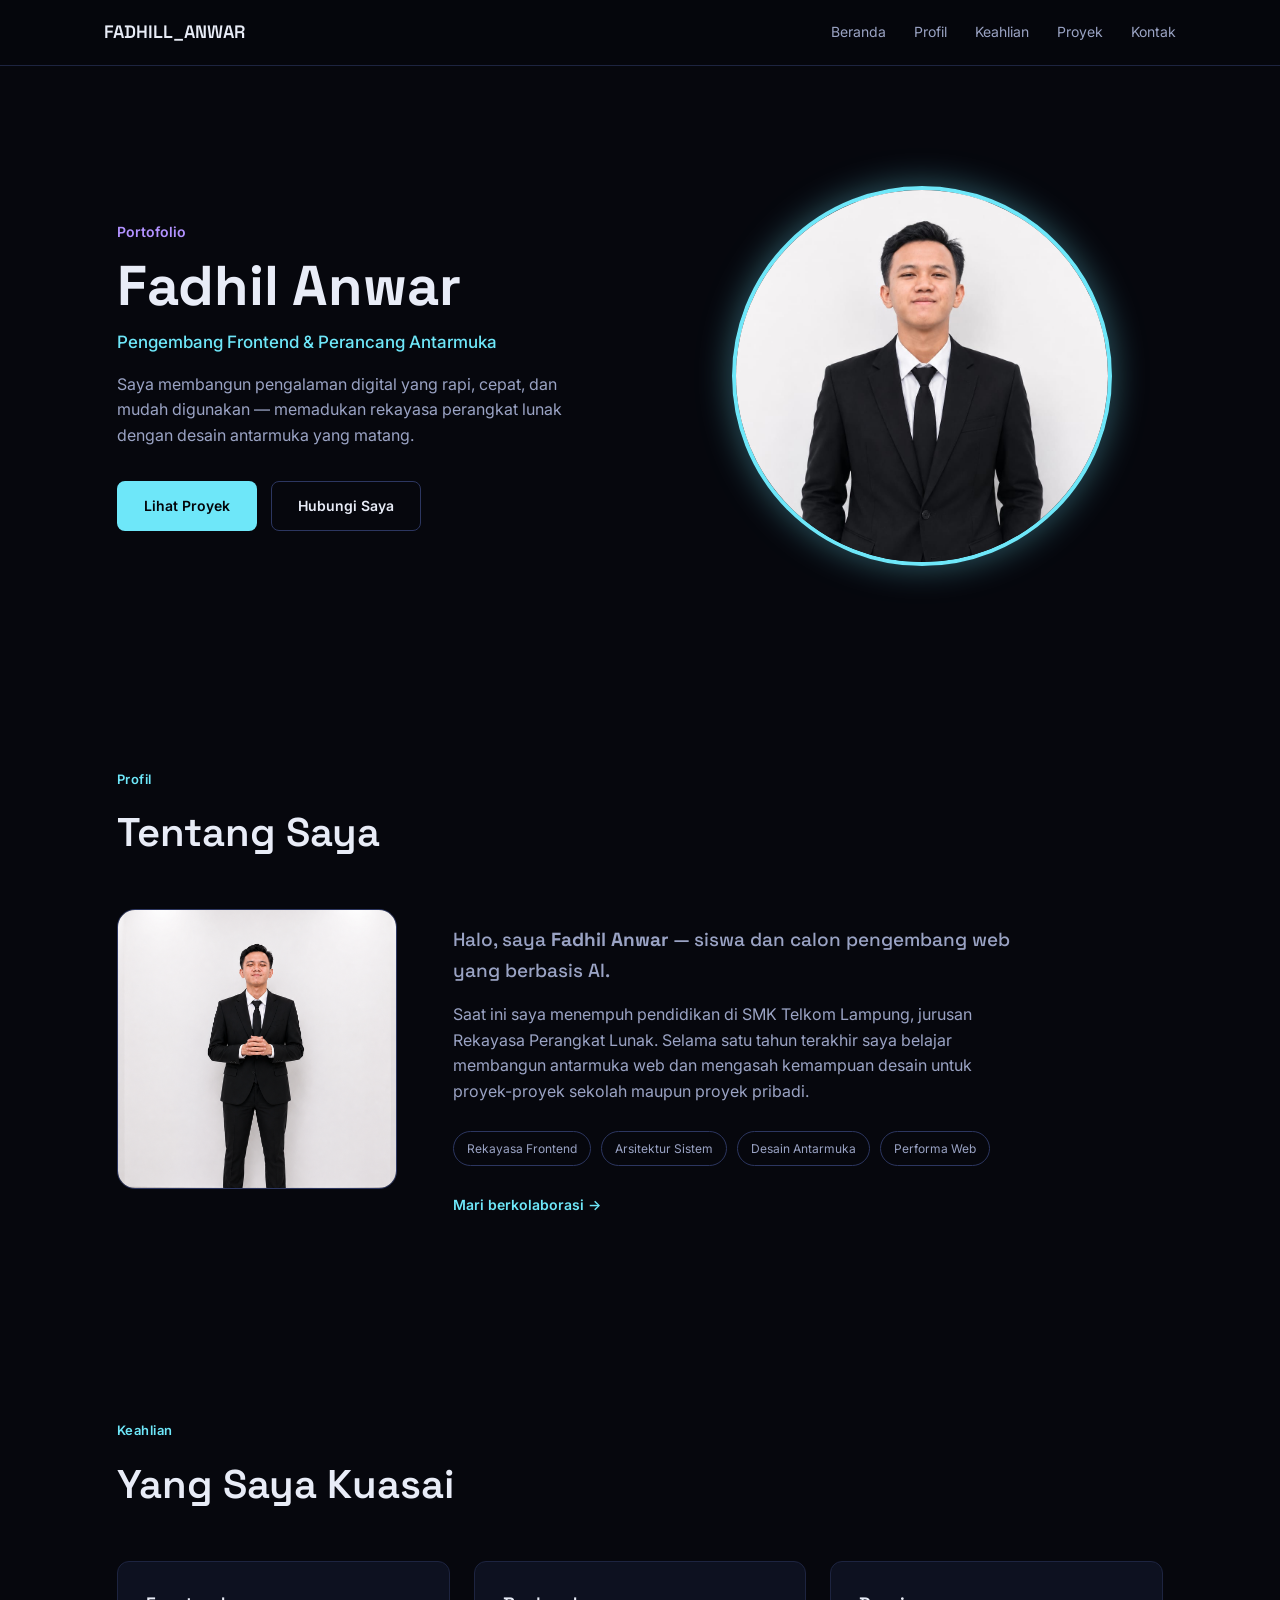
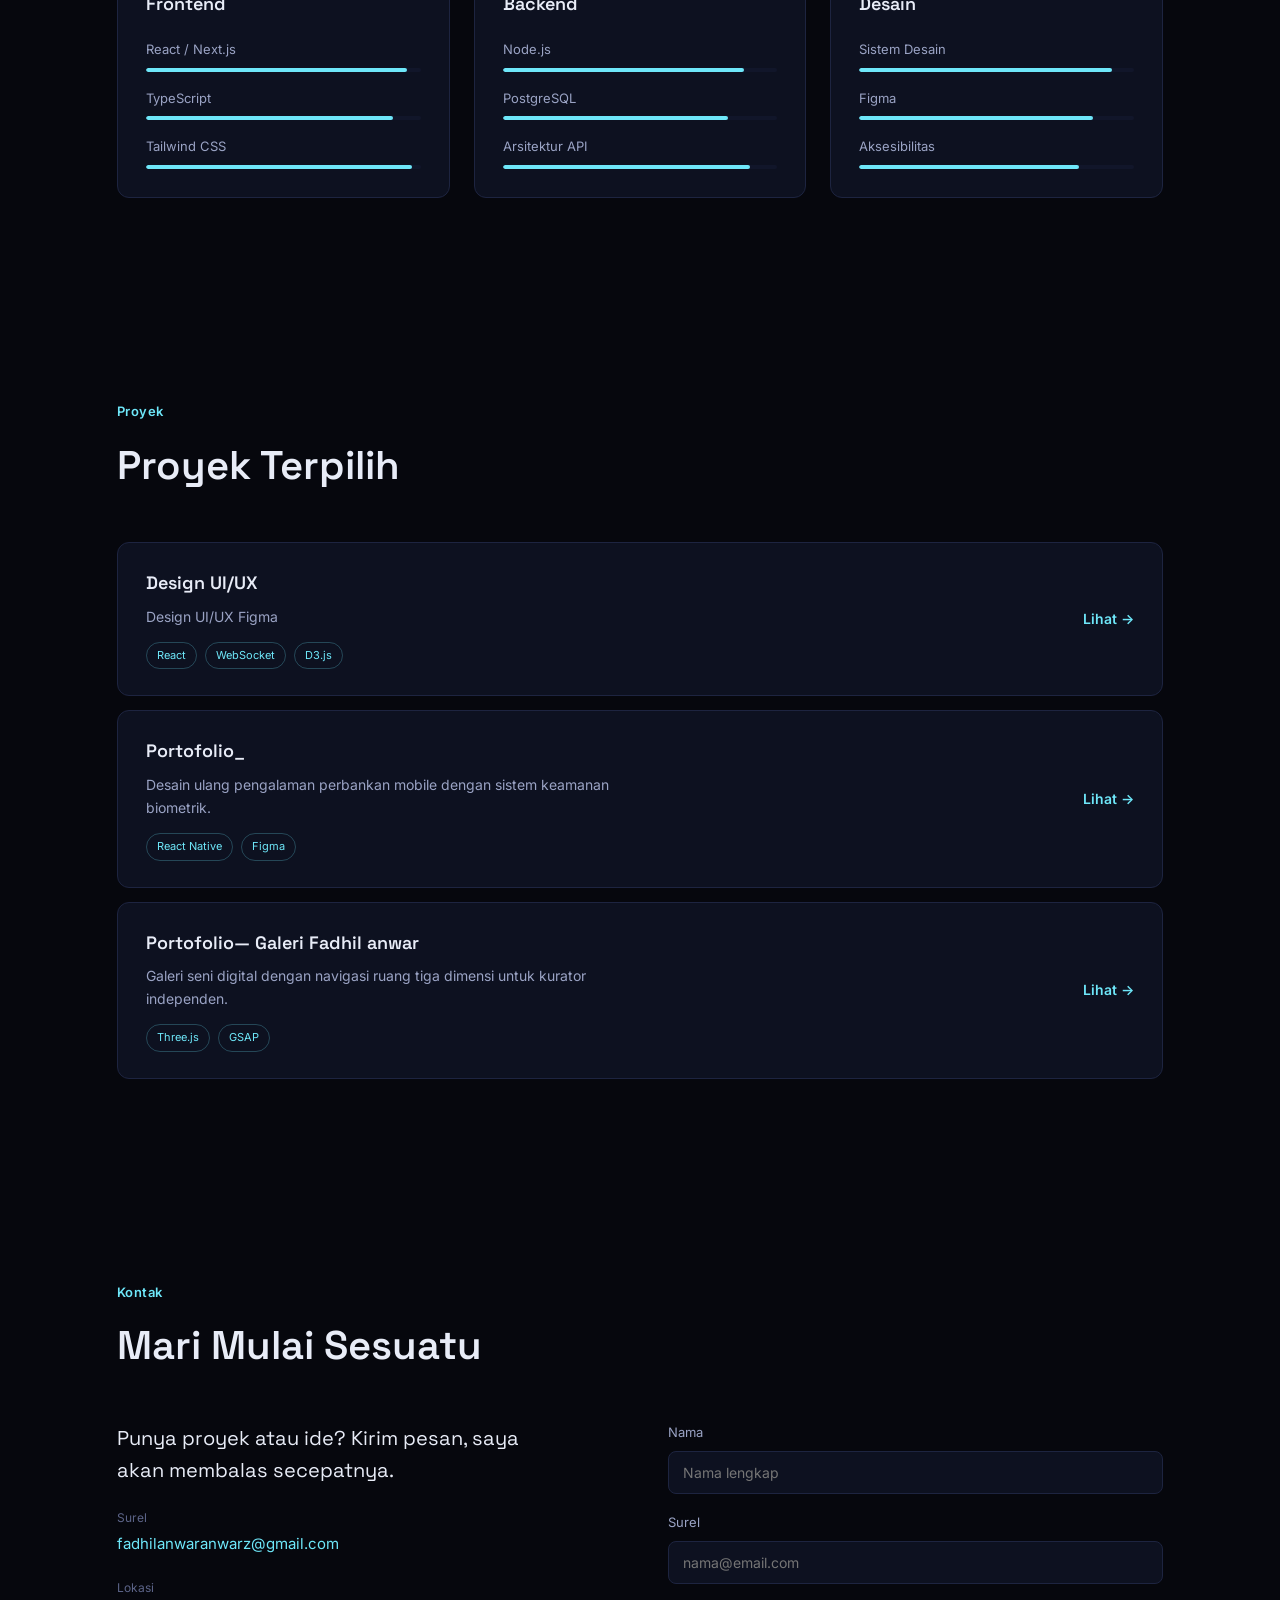
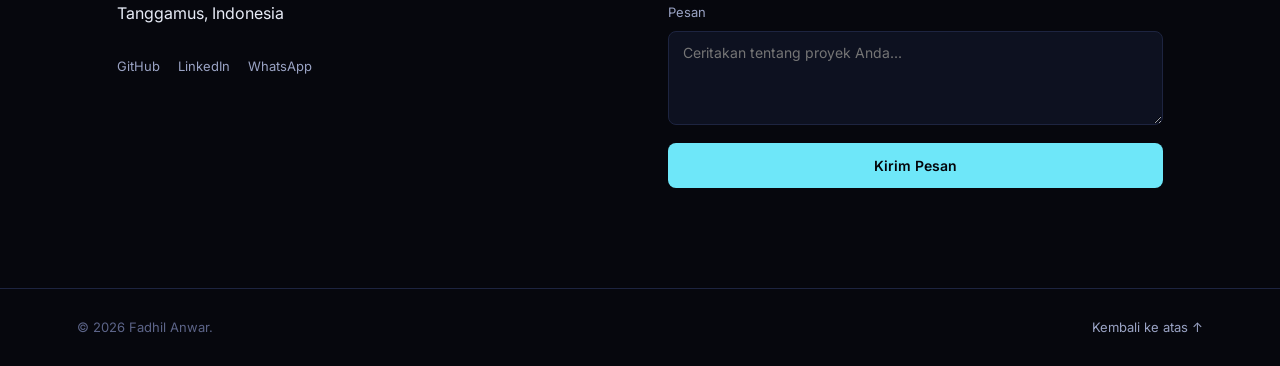
<file: index.html>
<!DOCTYPE html>
<html lang="id">

<head>
    <meta charset="UTF-8">
    <meta name="viewport" content="width=device-width, initial-scale=1.0">

    <title>Ahmad Fadhil Anwar | Personal Portfolio</title>

    <meta name="description" content="Website resmi Ahmad Fadhil Anwar, siswa SMK Telkom Lampung jurusan Rekayasa Perangkat Lunak yang tertarik pada pengembangan website dan teknologi.">

    <meta name="keywords" content="Ahmad Fadhil Anwar, Fadhil Anwar, Portofolio Fadhil, Web Developer, SMK Telkom Lampung">

    <meta name="author" content="Ahmad Fadhil Anwar">
    <meta name="robots" content="index, follow">
    
<meta name="google-site-verification" content="P071rEpoJeCuO-eIPDxmEzIc7PWLUj69qM0XwxRcc24" />


    <meta property="og:type" content="website">
    <meta property="og:title" content="Ahmad Fadhil Anwar | Personal Portfolio">
    <meta property="og:description" content="Kenali Ahmad Fadhil Anwar melalui website portofolio pribadi.">
    <meta property="og:url" content="https://portofolio-fadhil-anwar.vercel.app/">

    <link rel="preconnect" href="https://fonts.googleapis.com">
    <link href="https://fonts.googleapis.com/css2?family=Space+Grotesk:wght@500;600;700&family=Inter:wght@400;500;600&display=swap" rel="stylesheet">

    <link rel="stylesheet" href="style.css">
    <meta name="google-site-verification" content="P071rEpoJeCuO-eIPDxmEzIc7PWLUj69qM0XwxRcc24" />
</head>

<body>

<header class="navbar" id="navbar">
  <div class="nav-inner">
    <a href="#home" class="nav-logo">FADHILL_ANWAR</a>
    <nav class="nav-links" id="navLinks">
      <a href="#home" class="nav-link">Beranda</a>
      <a href="#about" class="nav-link">Profil</a>
      <a href="#skills" class="nav-link">Keahlian</a>
      <a href="#projects" class="nav-link">Proyek</a>
      <a href="#contact" class="nav-link">Kontak</a>
    </nav>
    <button class="nav-toggle" id="navToggle" aria-label="Buka menu">
      <span></span><span></span><span></span>
    </button>
  </div>
</header>

<section class="hero" id="home">
    <div class="hero-inner">

        <div class="hero-left">
            <p class="hero-eyebrow">Portofolio</p>

            <h1 class="hero-title">Fadhil Anwar</h1>

            <p class="hero-role">
                Pengembang Frontend & Perancang Antarmuka
            </p>

            <p class="hero-desc">
                Saya membangun pengalaman digital yang rapi, cepat, dan mudah digunakan —
                memadukan rekayasa perangkat lunak dengan desain antarmuka yang matang.
            </p>

            <div class="hero-actions">
                <a href="#projects" class="btn btn-primary">Lihat Proyek</a>
                <a href="#contact" class="btn btn-ghost">Hubungi Saya</a>
            </div>
        </div>

        <div class="hero-right">
            <div class="hero-photo">
                <img src="foto jas.jpeg" alt="Foto Fadhil">
            </div>
        </div>

    </div>
</section>

<section class="about" id="about">
  <div class="section-head">
    <span class="section-idx">Profil</span>
    <h2>Tentang Saya</h2>
  </div>
  <div class="about-grid">
    <div class="about-visual">
      <div class="photo-frame">
        <img class="id-photo" src="ChatGPT Image 23 Jul 2026, 08.46.31.png" alt="Foto profil Fadhil Anwar"
             onerror="this.style.display='none'; this.nextElementSibling.style.display='flex';">
        <div class="id-photo-fallback"><span>FA</span></div>
      </div>
    </div>
    <div class="about-content">
      <p class="about-lead">
        Halo, saya <strong>Fadhil Anwar</strong> — siswa dan calon pengembang web
        yang berbasis AI.
      </p>
      <p>
        Saat ini saya menempuh pendidikan di SMK Telkom Lampung, jurusan Rekayasa
        Perangkat Lunak. Selama satu tahun terakhir saya belajar membangun
        antarmuka web dan mengasah kemampuan desain untuk proyek-proyek sekolah
        maupun proyek pribadi.
      </p>
      <div class="about-tags">
        <span class="tag">Rekayasa Frontend</span>
        <span class="tag">Arsitektur Sistem</span>
        <span class="tag">Desain Antarmuka</span>
        <span class="tag">Performa Web</span>
      </div>
      <a href="#contact" class="text-link">Mari berkolaborasi →</a>
    </div>
  </div>
</section>

<section class="skills" id="skills">
  <div class="section-head">
    <span class="section-idx">Keahlian</span>
    <h2>Yang Saya Kuasai</h2>
  </div>
  <div class="skills-grid">

    <div class="skill-block">
      <h3>Frontend</h3>
      <ul class="skill-list">
        <li><span>React / Next.js</span><div class="bar"><i style="width:95%"></i></div></li>
        <li><span>TypeScript</span><div class="bar"><i style="width:90%"></i></div></li>
        <li><span>Tailwind CSS</span><div class="bar"><i style="width:97%"></i></div></li>
      </ul>
    </div>

    <div class="skill-block">
      <h3>Backend</h3>
      <ul class="skill-list">
        <li><span>Node.js</span><div class="bar"><i style="width:88%"></i></div></li>
        <li><span>PostgreSQL</span><div class="bar"><i style="width:82%"></i></div></li>
        <li><span>Arsitektur API</span><div class="bar"><i style="width:90%"></i></div></li>
      </ul>
    </div>

    <div class="skill-block">
      <h3>Desain</h3>
      <ul class="skill-list">
        <li><span>Sistem Desain</span><div class="bar"><i style="width:92%"></i></div></li>
        <li><span>Figma</span><div class="bar"><i style="width:85%"></i></div></li>
        <li><span>Aksesibilitas</span><div class="bar"><i style="width:80%"></i></div></li>
      </ul>
    </div>

  </div>
</section>

<section class="projects" id="projects">
  <div class="section-head">
    <span class="section-idx">Proyek</span>
    <h2>Proyek Terpilih</h2>
  </div>
  <div class="projects-list">

    <article class="project-card">
      <div class="project-info">
        <h3>Design UI/UX</h3>
        <p>Design UI/UX Figma</p>
      
        <div class="project-tags"><span>React</span><span>WebSocket</span><span>D3.js</span></div>
      </div>
      <a href="https://fadhilanwaranwarz-hue.github.io/UKK_LVL/
        " class="project-link">Lihat →</a>
    </article>

    <article class="project-card">
      <div class="project-info">
        <h3>Portofolio_</h3>
        <p>Desain ulang pengalaman perbankan mobile dengan sistem keamanan biometrik.</p>
        <div class="project-tags"><span>React Native</span><span>Figma</span></div>
      </div>
      <a href=" https://fadhilanwaranwarz-hue.github.io/porto_folio2/" class="project-link">Lihat →</a>
    </article>

    <article class="project-card">
      <div class="project-info">
        <h3>Portofolio— Galeri Fadhil anwar</h3>
        <p>Galeri seni digital dengan navigasi ruang tiga dimensi untuk kurator independen.</p>
        <div class="project-tags"><span>Three.js</span><span>GSAP</span></div>
      </div>
      <a href=" https://fadhilanwaranwarz-hue.github.io/UKK_lvl2/" class="project-link">Lihat →</a>
    </article>

  </div>
</section>

<section class="contact" id="contact">
  <div class="contact-inner">
    <div class="section-head">
      <span class="section-idx">Kontak</span>
      <h2>Mari Mulai Sesuatu</h2>
    </div>
    <div class="contact-grid">
      <div class="contact-info">
        <p class="contact-lead">Punya proyek atau ide? Kirim pesan, saya akan membalas secepatnya.</p>
        <div class="contact-detail">
          <span class="cd-label">Surel</span>
          <a href="mailto:fadhilanwaranwarz@gmail.com">fadhilanwaranwarz@gmail.com</a>
        </div>
        <div class="contact-detail">
          <span class="cd-label">Lokasi</span>
          <span>Tanggamus, Indonesia</span>
        </div>
        <div class="contact-socials">
          <a href="https://github.com/fadhilanwaranwarz-hue">GitHub</a>
          <a href="#">LinkedIn</a>
          <a href="+62895359874455">WhatsApp</a>
        </div>
      </div>
      <form class="contact-form" id="contactForm">
        <div class="form-row">
          <label for="name">Nama</label>
          <input type="text" id="name" name="name" placeholder="Nama lengkap" required>
        </div>
        <div class="form-row">
          <label for="email">Surel</label>
          <input type="email" id="email" name="email" placeholder="nama@email.com" required>
        </div>
        <div class="form-row">
          <label for="message">Pesan</label>
          <textarea id="message" name="message" rows="4" placeholder="Ceritakan tentang proyek Anda..." required></textarea>
        </div>
        <button type="submit" class="btn btn-primary btn-block">
          <span id="submitLabel">Kirim Pesan</span>
        </button>
      </form>
    </div>
  </div>
</section>

<footer class="footer">
  <span>© <span id="year"></span> Fadhil Anwar.</span>
  <a href="#home" class="back-top">Kembali ke atas ↑</a>
</footer>

<script src="script.js"></script>
</body>
</html>
</file>
<file: style.css>
/* ============================================
   TOKENS (warna dipertahankan sama)
============================================ */
:root {
  --bg: #06070d;
  --surface: #0d1120;
  --surface-2: #11162a;
  --border: #1d2440;
  --border-bright: #2c3660;

  --cyan: #6ee7f9;
  --violet: #b292ff;

  --text: #e8ecf7;
  --text-dim: #9aa3c4;
  --text-mute: #5c6488;

  --font-display: 'Space Grotesk', sans-serif;
  --font-body: 'Inter', sans-serif;

  --radius: 12px;
}

* { margin: 0; padding: 0; box-sizing: border-box; }
html { scroll-behavior: smooth; }

body {
  background: var(--bg);
  color: var(--text);
  font-family: var(--font-body);
  line-height: 1.6;
}

::selection { background: var(--cyan); color: var(--bg); }
a { color: inherit; text-decoration: none; }
ul { list-style: none; }
:focus-visible { outline: 2px solid var(--cyan); outline-offset: 3px; }

section { padding: 100px clamp(24px, 6vw, 96px); max-width: 1200px; margin: 0 auto; }

.section-head { margin-bottom: 44px; }
.section-idx { font-size: 13px; font-weight: 600; color: var(--cyan); letter-spacing: .04em; }
.section-head h2 {
  font-family: var(--font-display);
  font-size: clamp(28px, 3.5vw, 40px);
  font-weight: 600;
  margin-top: 10px;
}

.btn {
  display: inline-block;
  position: relative;
  overflow: hidden;
  padding: 13px 26px;
  font-family: var(--font-body);
  font-size: 14px;
  font-weight: 600;
  border-radius: 8px;
  cursor: pointer;
  border: 1px solid transparent;
  transition: opacity .2s, border-color .2s, transform .15s ease;
}
.btn-primary { background: var(--cyan); color: #04050a; }
.btn-primary:hover { opacity: .88; }
.btn-ghost { border-color: var(--border-bright); color: var(--text); }
.btn-ghost:hover { border-color: var(--cyan); color: var(--cyan); }
.btn-block { width: 100%; text-align: center; }
.btn:active { transform: scale(0.96); }

/* efek ripple saat diklik */
.ripple {
  position: absolute;
  border-radius: 50%;
  background: rgba(255,255,255,.5);
  transform: scale(0);
  animation: ripple-anim .6s ease-out;
  pointer-events: none;
}
.btn-ghost .ripple { background: rgba(110,231,249,.35); }
@keyframes ripple-anim {
  to { transform: scale(2.6); opacity: 0; }
}

/* NAVBAR */
.navbar {
  position: sticky; top: 0; z-index: 100;
  background: rgba(6,7,13,.9);
  backdrop-filter: blur(10px);
  border-bottom: 1px solid var(--border);
}
.nav-inner {
  max-width: 1200px; margin: 0 auto;
  padding: 18px clamp(24px, 6vw, 64px);
  display: flex; align-items: center; justify-content: space-between;
}
.nav-logo { font-family: var(--font-display); font-weight: 600; font-size: 18px; }
.nav-links { display: flex; gap: 28px; }
.nav-link { font-size: 14px; color: var(--text-dim); transition: color .2s, transform .15s ease; display: inline-block; }
.nav-link:hover { color: var(--cyan); }
.nav-link:active { transform: scale(0.94); }
.nav-toggle { display: none; flex-direction: column; gap: 5px; background: none; border: none; cursor: pointer; padding: 6px; }
.nav-toggle span { width: 22px; height: 2px; background: var(--text); }

/* HERO */
.hero { padding-top: 120px; padding-bottom: 100px; text-align: left; }
.hero-eyebrow { font-size: 14px; font-weight: 600; color: var(--violet); margin-bottom: 12px; }
.hero-title {
  font-family: var(--font-display);
  font-size: clamp(36px, 6vw, 56px);
  font-weight: 700;
  line-height: 1.1;
}
.hero-role { font-size: 17px; color: var(--cyan); margin-top: 12px; font-weight: 500; }
.hero-desc { margin-top: 16px; max-width: 540px; color: var(--text-dim); }
.hero-actions { display: flex; gap: 14px; margin-top: 32px; flex-wrap: wrap; }

.hero-inner{
    display:flex;
    align-items:center;
    justify-content:space-between;
    gap:80px;
}

.hero-left{
    flex:1;
}

.hero-right{
    flex:1;
    display:flex;
    justify-content:center;
}

.hero-photo{
    width:380px;
    height:380px;
    border-radius:50%;
    overflow:hidden;
    border:4px solid var(--cyan);
    box-shadow:0 0 35px rgba(110,231,249,.4);
    animation:float 4s ease-in-out infinite;
}

.hero-photo img{
    width:100%;
    height:100%;
    object-fit:cover;
}

@keyframes float{
    0%,100%{
        transform:translateY(0);
    }
    50%{
        transform:translateY(-15px);
    }
}
/* ABOUT */
.about-grid { display: grid; grid-template-columns: 280px 1fr; gap: 56px; align-items: start; }
.photo-frame {
  width: 100%; aspect-ratio: 1;
  border-radius: 18px;
  border: 1px solid var(--border-bright);
  overflow: hidden;
  position: relative;
  background: var(--surface);
}
.id-photo { position: absolute; inset: 0; width: 100%; height: 100%; object-fit: cover; }
.id-photo-fallback {
  display: none; align-items: center; justify-content: center;
  width: 100%; height: 100%;
  font-family: var(--font-display); font-weight: 700; font-size: 42px;
}
.id-photo-fallback span { color: var(--cyan); }

.about-lead { font-size: 19px; font-family: var(--font-display); font-weight: 500; }
.about-content p { color: var(--text-dim); margin-top: 16px; max-width: 560px; }
.about-tags { display: flex; flex-wrap: wrap; gap: 10px; margin-top: 26px; }
.tag { font-size: 12px; padding: 7px 13px; border-radius: 999px; border: 1px solid var(--border-bright); color: var(--text-dim); transition: transform .15s ease, border-color .2s; cursor: default; }
.tag:active { transform: scale(0.94); }
.text-link { display: inline-block; margin-top: 28px; color: var(--cyan); font-weight: 600; font-size: 14px; transition: transform .15s ease; }
.text-link:active { transform: scale(0.95); }

/* SKILLS */
.skills-grid { display: grid; grid-template-columns: repeat(3, 1fr); gap: 24px; }
.skill-block {
  background: var(--surface);
  border: 1px solid var(--border);
  border-radius: var(--radius);
  padding: 28px;
}
.skill-block h3 { font-family: var(--font-display); font-size: 18px; font-weight: 600; margin-bottom: 20px; }
.skill-list li { display: flex; flex-direction: column; gap: 8px; margin-bottom: 16px; }
.skill-list li:last-child { margin-bottom: 0; }
.skill-list li span { font-size: 13px; color: var(--text-dim); }
.bar { height: 4px; background: var(--surface-2); border-radius: 999px; overflow: hidden; }
.bar i { display: block; height: 100%; background: var(--cyan); border-radius: 999px; }

/* PROJECTS */
.projects-list { display: flex; flex-direction: column; gap: 14px; }
.project-card {
  background: var(--surface);
  border: 1px solid var(--border);
  border-radius: var(--radius);
  padding: 26px 28px;
  display: flex; align-items: center; justify-content: space-between; gap: 24px;
  transition: border-color .2s, transform .15s ease;
  cursor: pointer;
}
.project-card:hover { border-color: var(--border-bright); }
.project-card:active { transform: scale(0.98); }
.project-info h3 { font-family: var(--font-display); font-size: 18px; font-weight: 600; margin-bottom: 8px; }
.project-info p { color: var(--text-dim); font-size: 14px; max-width: 520px; }
.project-tags { display: flex; gap: 8px; margin-top: 14px; flex-wrap: wrap; }
.project-tags span { font-size: 11px; color: var(--cyan); border: 1px solid rgba(110,231,249,.25); padding: 4px 10px; border-radius: 999px; }
.project-link { font-size: 14px; font-weight: 600; color: var(--cyan); white-space: nowrap; }

/* CONTACT */
.contact-grid { display: grid; grid-template-columns: 1fr 1fr; gap: 56px; }
.contact-lead { font-family: var(--font-display); font-size: 20px; max-width: 420px; }
.contact-detail { margin-top: 22px; display: flex; flex-direction: column; gap: 4px; }
.cd-label { font-size: 12px; color: var(--text-mute); }
.contact-detail a { color: var(--cyan); font-size: 15px; }
.contact-socials { display: flex; gap: 18px; margin-top: 30px; flex-wrap: wrap; }
.contact-socials a { font-size: 13px; color: var(--text-dim); }
.contact-socials a:hover { color: var(--cyan); }

.contact-form { display: flex; flex-direction: column; gap: 18px; }
.form-row { display: flex; flex-direction: column; gap: 8px; }
.form-row label { font-size: 13px; color: var(--text-dim); }
.form-row input, .form-row textarea {
  background: var(--surface);
  border: 1px solid var(--border);
  border-radius: 8px;
  padding: 12px 14px;
  color: var(--text);
  font-family: var(--font-body);
  font-size: 14px;
  resize: vertical;
}
.form-row input:focus, .form-row textarea:focus { border-color: var(--cyan); outline: none; }

/* FOOTER */
.footer {
  padding: 28px clamp(24px, 6vw, 96px);
  display: flex; justify-content: space-between; align-items: center;
  border-top: 1px solid var(--border);
  font-size: 13px; color: var(--text-mute);
  flex-wrap: wrap; gap: 12px;
}
.back-top { color: var(--text-dim); }
.back-top:hover { color: var(--cyan); }

/* RESPONSIVE */
@media (max-width: 900px) {
  .about-grid, .contact-grid { grid-template-columns: 1fr; gap: 32px; }
  .photo-frame { max-width: 220px; }
  .skills-grid { grid-template-columns: 1fr; }
  .project-card { flex-direction: column; align-items: flex-start; }
}
@media (max-width: 700px) {
  .nav-links { display: none; position: fixed; top: 60px; left: 0; right: 0; background: var(--bg); border-bottom: 1px solid var(--border); flex-direction: column; padding: 16px 24px; gap: 4px; }
  .nav-links.open { display: flex; }
  .nav-link { padding: 12px 0; border-bottom: 1px solid var(--border); }
  .nav-toggle { display: flex; }
}

@media (max-width:900px){

.hero-inner{
    flex-direction:column-reverse;
    text-align:center;
}

.hero-desc{
    margin:auto;
}

.hero-actions{
    justify-content:center;
}

.hero-photo{
    width:260px;
    height:260px;
}
}
</file>
